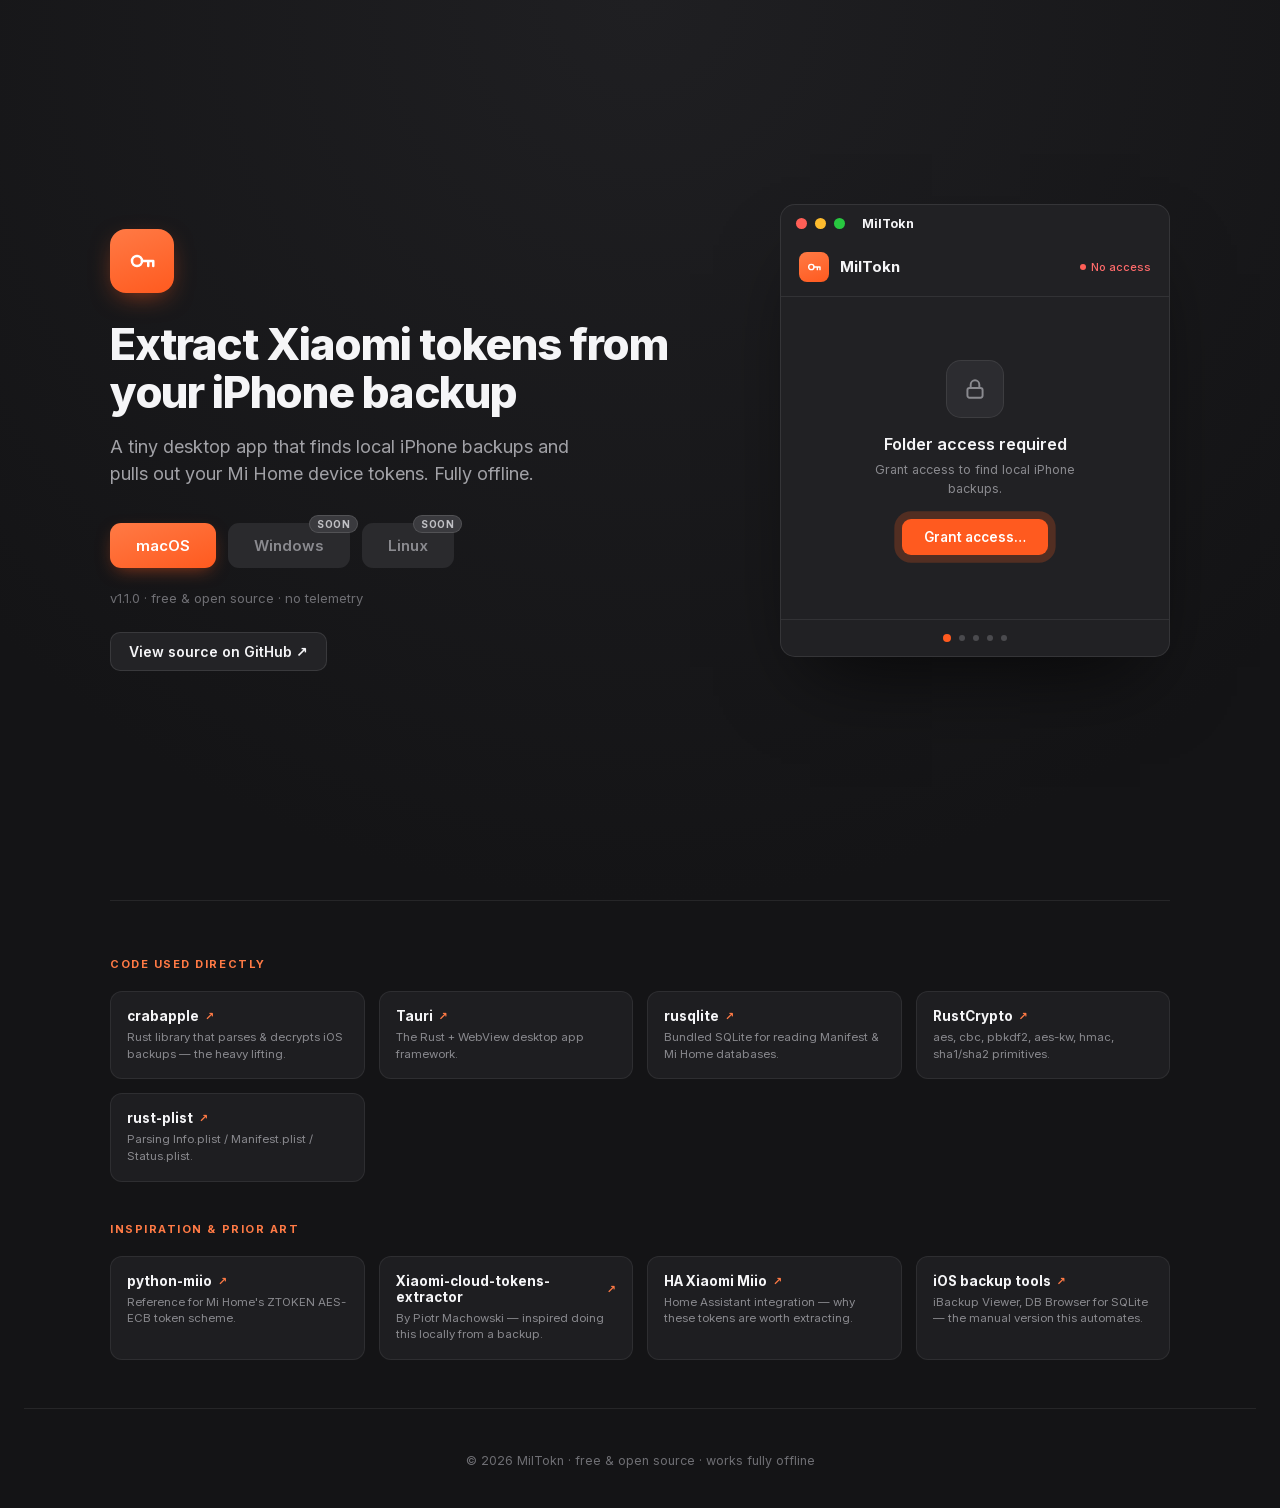
<file: website/index.html>
<!DOCTYPE html>
<html lang="en">
<head>
<meta charset="utf-8">
<meta name="viewport" content="width=device-width, initial-scale=1">
<title>MiITokn — Get Mi Home device tokens from an iPhone backup on your Mac</title>
<meta name="description" content="MiITokn is a free, open-source macOS app that extracts Mi Home device tokens from a local iPhone backup. Get your Mi token for Home Assistant, python-miio and other smart home tools — 100% offline, nothing leaves your Mac.">
<meta name="robots" content="index, follow">
<link rel="canonical" href="https://miitokn.com/">
<meta property="og:title" content="MiITokn — Mi Home device tokens from an iPhone backup">
<meta property="og:description" content="Free, open-source macOS app that extracts Mi Home device tokens from a local iPhone backup. Get your Mi token for Home Assistant and python-miio — fully offline.">
<meta property="og:type" content="website">
<meta property="og:url" content="https://miitokn.com/">
<meta property="og:site_name" content="MiITokn">
<meta name="twitter:card" content="summary">
<meta name="twitter:title" content="MiITokn — Mi Home device tokens from an iPhone backup">
<meta name="twitter:description" content="Free, open-source macOS app that extracts Mi Home device tokens from a local iPhone backup. Fully offline — nothing leaves your Mac.">
<link rel="icon" href="data:image/svg+xml,%3Csvg xmlns='http://www.w3.org/2000/svg' viewBox='0 0 100 100'%3E%3Ctext y='.9em' font-size='88'%3E%F0%9F%94%91%3C/text%3E%3C/svg%3E">
<link rel="stylesheet" href="css/style.css">
<script type="application/ld+json">{"@context":"https://schema.org","@type":"SoftwareApplication","name":"MiITokn","operatingSystem":"macOS","applicationCategory":"UtilitiesApplication","description":"Free, open-source macOS app that extracts Mi Home device tokens from a local iPhone backup. Get your Mi token for Home Assistant, python-miio and other smart home tools — fully offline.","url":"https://miitokn.com/","softwareVersion":"1.1.0","downloadUrl":"https://github.com/billo32/miitokn/releases","offers":{"@type":"Offer","price":"0","priceCurrency":"USD"}}</script>
</head>
<body>

<main class="page">
  <div class="hero">

    <section class="hero-left">
      <div class="logo-badge">
        <svg width="30" height="30" viewBox="0 0 24 24" fill="none" stroke="#fff" stroke-width="2" stroke-linecap="round" stroke-linejoin="round"><circle cx="8" cy="12" r="4"/><path d="M12 12h9M17 12v4M21 12v4"/></svg>
      </div>

      <h1 class="title">Extract Xiaomi tokens from your iPhone backup</h1>

      <p class="subtitle">A tiny desktop app that finds local iPhone backups and pulls out your Mi Home device tokens. Fully offline.</p>

      <div class="downloads">
        <a class="download primary" href="https://github.com/billo32/miitokn/releases">macOS</a>
        <a class="download disabled" href="https://github.com/billo32/miitokn/releases">Windows<span class="soon-badge">soon</span></a>
        <a class="download disabled" href="https://github.com/billo32/miitokn/releases">Linux<span class="soon-badge">soon</span></a>
      </div>

      <div class="meta">v1.1.0 · free &amp; open source · no telemetry</div>

      <a class="github-link" href="https://github.com/billo32/miitokn">View source on GitHub ↗</a>
    </section>

    <section class="hero-right">
      <div class="mock" aria-hidden="true">

        <div class="mock-titlebar">
          <span class="traffic-light red"></span>
          <span class="traffic-light yellow"></span>
          <span class="traffic-light green"></span>
          <span class="app-name">MiITokn</span>
        </div>

        <div class="mock-header">
          <div class="app-icon">
            <svg width="16" height="16" viewBox="0 0 24 24" fill="none" stroke="#fff" stroke-width="2.1" stroke-linecap="round" stroke-linejoin="round"><circle cx="8" cy="12" r="4"/><path d="M12 12h9M17 12v4M21 12v4"/></svg>
          </div>
          <span class="app-title">MiITokn</span>
          <span class="status" id="status"><span class="status-dot" id="status-dot"></span><span id="status-text">No access</span></span>
        </div>

        <div class="mock-body">

          <!-- Scene 0: access -->
          <div class="scene" id="scene-access">
            <div class="scene-center">
              <div class="access-icon">
                <svg width="26" height="26" viewBox="0 0 24 24" fill="none" stroke="#8a8a8f" stroke-width="1.8" stroke-linecap="round" stroke-linejoin="round"><rect x="5" y="11" width="14" height="9" rx="2"/><path d="M8 11V8a4 4 0 0 1 8 0v3"/></svg>
              </div>
              <div class="access-title">Folder access required</div>
              <div class="access-text">Grant access to find local iPhone backups.</div>
              <div class="grant-btn" id="grant-btn">Grant access…</div>
            </div>
          </div>

          <!-- Scene 1: backup list -->
          <div class="scene" id="scene-list" style="display:none">
            <div class="scene-label">Select an iPhone backup</div>
            <div class="backup-row">
              <div class="backup-icon">
                <svg width="16" height="16" viewBox="0 0 24 24" fill="none" stroke="#c0c0c4" stroke-width="1.8" stroke-linecap="round" stroke-linejoin="round"><rect x="7" y="3" width="10" height="18" rx="2.5"/><path d="M11 18h2"/></svg>
              </div>
              <div class="backup-info">
                <div class="backup-name">iPhone backup</div>
                <div class="backup-date">Last backup: Apr 12, 2026</div>
              </div>
              <div class="backup-check"></div>
            </div>
            <div class="backup-row">
              <div class="backup-icon">
                <svg width="16" height="16" viewBox="0 0 24 24" fill="none" stroke="#c0c0c4" stroke-width="1.8" stroke-linecap="round" stroke-linejoin="round"><rect x="7" y="3" width="10" height="18" rx="2.5"/><path d="M11 18h2"/></svg>
              </div>
              <div class="backup-info">
                <div class="backup-name">iPhone backup</div>
                <div class="backup-date">Last backup: Jul 12, 2026</div>
              </div>
              <div class="backup-check"></div>
            </div>
            <div class="backup-row">
              <div class="backup-icon">
                <svg width="16" height="16" viewBox="0 0 24 24" fill="none" stroke="#c0c0c4" stroke-width="1.8" stroke-linecap="round" stroke-linejoin="round"><rect x="7" y="3" width="10" height="18" rx="2.5"/><path d="M11 18h2"/></svg>
              </div>
              <div class="backup-info">
                <div class="backup-name">iPhone backup</div>
                <div class="backup-date">Last backup: Mar 3, 2026</div>
              </div>
              <div class="backup-check"></div>
            </div>
          </div>

          <!-- Scene 2: password -->
          <div class="scene" id="scene-password" style="display:none">
            <div class="pw-backup">
              <div class="backup-icon">
                <svg width="15" height="15" viewBox="0 0 24 24" fill="none" stroke="#c0c0c4" stroke-width="1.8" stroke-linecap="round" stroke-linejoin="round"><rect x="7" y="3" width="10" height="18" rx="2.5"/><path d="M11 18h2"/></svg>
              </div>
              <div class="backup-info">
                <div class="backup-name">iPhone backup</div>
                <div class="backup-date">Last backup: Jul 12, 2026</div>
              </div>
              <span class="change-link">Change</span>
            </div>
            <div class="encrypted-note">
              <svg width="14" height="14" viewBox="0 0 24 24" fill="none" stroke="#e0b64a" stroke-width="2" stroke-linecap="round" stroke-linejoin="round"><rect x="5" y="11" width="14" height="9" rx="2"/><path d="M8 11V8a4 4 0 0 1 8 0v3"/></svg>
              <span>This backup is encrypted — enter your backup password.</span>
            </div>
            <div class="pw-label">Backup password</div>
            <div class="pw-wrap">
              <div class="pw-field" id="pw-field"></div>
              <svg class="eye-icon" width="16" height="16" viewBox="0 0 24 24" fill="none" stroke="#8a8a8f" stroke-width="1.8" stroke-linecap="round" stroke-linejoin="round"><path d="M2 12s3.5-7 10-7 10 7 10 7-3.5 7-10 7-10-7-10-7Z"/><circle cx="12" cy="12" r="3"/></svg>
            </div>
            <div class="extract-btn">Start extraction</div>
          </div>

          <!-- Scene 3: progress -->
          <div class="scene" id="scene-progress" style="display:none">
            <div class="scene-center">
              <div class="progress-ring-wrap">
                <svg width="116" height="116" viewBox="0 0 116 116">
                  <circle cx="58" cy="58" r="50" fill="none" stroke="#2f2f33" stroke-width="8"/>
                  <circle id="ring-arc" cx="58" cy="58" r="50" fill="none" stroke="#ff5a1f" stroke-width="8" stroke-linecap="round" stroke-dasharray="314.2" stroke-dashoffset="314.2"/>
                </svg>
                <div class="progress-percent" id="percent">0%</div>
              </div>
              <div class="progress-step" id="step-label">Copying backup…</div>
            </div>
          </div>

          <!-- Scene 4: done -->
          <div class="scene" id="scene-done" style="display:none">
            <div class="done-header">
              <div class="done-check">
                <svg width="14" height="14" viewBox="0 0 24 24" fill="none" stroke="#3ddc84" stroke-width="2.6" stroke-linecap="round" stroke-linejoin="round"><path d="M20 6 9 17l-5-5"/></svg>
              </div>
              <div class="done-info">
                <div class="done-title">Found 42 tokens</div>
                <div class="done-sub">From backup on Jul 12, 2026</div>
              </div>
              <svg width="15" height="15" viewBox="0 0 24 24" fill="none" stroke="#8a8a8f" stroke-width="2" stroke-linecap="round" stroke-linejoin="round"><circle cx="11" cy="11" r="7"/><path d="m21 21-4.3-4.3"/></svg>
            </div>

            <div class="token-card">
              <div class="token-head">
                <svg width="17" height="17" viewBox="0 0 24 24" fill="none" stroke="#c0c0c4" stroke-width="1.7" stroke-linecap="round" stroke-linejoin="round"><rect x="4" y="4" width="16" height="16" rx="4"/><circle cx="12" cy="12" r="2.5" fill="#c0c0c4" stroke="none"/></svg>
                <span class="token-name">Xiaomi Smart Tower Fan 2</span>
                <span class="token-ip">192.168.0.188</span>
              </div>
              <div class="token-row">
                <code>995d4be545ea525b3b9af085823b28b3</code>
                <span class="copy-label" id="copy1">Copy</span>
              </div>
            </div>

            <div class="token-card">
              <div class="token-head">
                <svg width="17" height="17" viewBox="0 0 24 24" fill="none" stroke="#c0c0c4" stroke-width="1.7" stroke-linecap="round" stroke-linejoin="round"><rect x="4" y="4" width="16" height="16" rx="4"/><circle cx="12" cy="12" r="2.5" fill="#c0c0c4" stroke="none"/></svg>
                <span class="token-name">Xiaomi Body Composition Scale S400</span>
                <span class="token-via">via hub</span>
              </div>
              <div class="token-row">
                <code>13c45cf430393359c1983151aa77bd20</code>
                <span class="copy-label">Copy</span>
              </div>
            </div>
          </div>

        </div>

        <div class="mock-dots">
          <span></span><span></span><span></span><span></span><span></span>
        </div>

      </div>
    </section>

  </div>

  <section class="credits">
    <div class="credits-label">Code used directly</div>
    <div class="credits-grid">
      <a class="credit-card" href="https://github.com/ReagentX/crabapple">
        <span class="credit-name">crabapple <span class="credit-arrow">↗</span></span>
        <span class="credit-desc">Rust library that parses &amp; decrypts iOS backups — the heavy lifting.</span>
      </a>
      <a class="credit-card" href="https://github.com/tauri-apps/tauri">
        <span class="credit-name">Tauri <span class="credit-arrow">↗</span></span>
        <span class="credit-desc">The Rust + WebView desktop app framework.</span>
      </a>
      <a class="credit-card" href="https://github.com/rusqlite/rusqlite">
        <span class="credit-name">rusqlite <span class="credit-arrow">↗</span></span>
        <span class="credit-desc">Bundled SQLite for reading Manifest &amp; Mi Home databases.</span>
      </a>
      <a class="credit-card" href="https://github.com/RustCrypto">
        <span class="credit-name">RustCrypto <span class="credit-arrow">↗</span></span>
        <span class="credit-desc">aes, cbc, pbkdf2, aes-kw, hmac, sha1/sha2 primitives.</span>
      </a>
      <a class="credit-card" href="https://github.com/ebarnard/rust-plist">
        <span class="credit-name">rust-plist <span class="credit-arrow">↗</span></span>
        <span class="credit-desc">Parsing Info.plist / Manifest.plist / Status.plist.</span>
      </a>
    </div>

    <div class="credits-label">Inspiration &amp; prior art</div>
    <div class="credits-grid">
      <a class="credit-card" href="https://github.com/rytilahti/python-miio">
        <span class="credit-name">python-miio <span class="credit-arrow">↗</span></span>
        <span class="credit-desc">Reference for Mi Home's ZTOKEN AES-ECB token scheme.</span>
      </a>
      <a class="credit-card" href="https://github.com/PiotrMachowski/Xiaomi-cloud-tokens-extractor">
        <span class="credit-name">Xiaomi-cloud-tokens-extractor <span class="credit-arrow">↗</span></span>
        <span class="credit-desc">By Piotr Machowski — inspired doing this locally from a backup.</span>
      </a>
      <a class="credit-card" href="https://www.home-assistant.io/integrations/xiaomi_miio/">
        <span class="credit-name">HA Xiaomi Miio <span class="credit-arrow">↗</span></span>
        <span class="credit-desc">Home Assistant integration — why these tokens are worth extracting.</span>
      </a>
      <a class="credit-card" href="https://sqlitebrowser.org/">
        <span class="credit-name">iOS backup tools <span class="credit-arrow">↗</span></span>
        <span class="credit-desc">iBackup Viewer, DB Browser for SQLite — the manual version this automates.</span>
      </a>
    </div>
  </section>

  <footer class="copyright">
    © 2026 MiITokn · free &amp; open source · works fully offline
  </footer>
</main>

<script src="js/main.js"></script>
<script defer src="https://cloud.umami.is/script.js" data-website-id="8390d5f4-e47c-4008-9d41-e45a134c700d"></script>
</body>
</html>
</file>
<file: website/css/style.css>
/* Inter is a variable font: one file per script subset covers weights 400–800 */
@font-face {
  font-family: 'Inter';
  font-style: normal;
  font-weight: 400 800;
  font-display: swap;
  src: url("../fonts/inter-cyrillic-ext.woff2") format('woff2');
  unicode-range: U+0460-052F, U+1C80-1C8A, U+20B4, U+2DE0-2DFF, U+A640-A69F, U+FE2E-FE2F;
}
@font-face {
  font-family: 'Inter';
  font-style: normal;
  font-weight: 400 800;
  font-display: swap;
  src: url("../fonts/inter-cyrillic.woff2") format('woff2');
  unicode-range: U+0301, U+0400-045F, U+0490-0491, U+04B0-04B1, U+2116;
}
@font-face {
  font-family: 'Inter';
  font-style: normal;
  font-weight: 400 800;
  font-display: swap;
  src: url("../fonts/inter-greek-ext.woff2") format('woff2');
  unicode-range: U+1F00-1FFF;
}
@font-face {
  font-family: 'Inter';
  font-style: normal;
  font-weight: 400 800;
  font-display: swap;
  src: url("../fonts/inter-greek.woff2") format('woff2');
  unicode-range: U+0370-0377, U+037A-037F, U+0384-038A, U+038C, U+038E-03A1, U+03A3-03FF;
}
@font-face {
  font-family: 'Inter';
  font-style: normal;
  font-weight: 400 800;
  font-display: swap;
  src: url("../fonts/inter-vietnamese.woff2") format('woff2');
  unicode-range: U+0102-0103, U+0110-0111, U+0128-0129, U+0168-0169, U+01A0-01A1, U+01AF-01B0, U+0300-0301, U+0303-0304, U+0308-0309, U+0323, U+0329, U+1EA0-1EF9, U+20AB;
}
@font-face {
  font-family: 'Inter';
  font-style: normal;
  font-weight: 400 800;
  font-display: swap;
  src: url("../fonts/inter-latin-ext.woff2") format('woff2');
  unicode-range: U+0100-02BA, U+02BD-02C5, U+02C7-02CC, U+02CE-02D7, U+02DD-02FF, U+0304, U+0308, U+0329, U+1D00-1DBF, U+1E00-1E9F, U+1EF2-1EFF, U+2020, U+20A0-20AB, U+20AD-20C0, U+2113, U+2C60-2C7F, U+A720-A7FF;
}
@font-face {
  font-family: 'Inter';
  font-style: normal;
  font-weight: 400 800;
  font-display: swap;
  src: url("../fonts/inter-latin.woff2") format('woff2');
  unicode-range: U+0000-00FF, U+0131, U+0152-0153, U+02BB-02BC, U+02C6, U+02DA, U+02DC, U+0304, U+0308, U+0329, U+2000-206F, U+20AC, U+2122, U+2191, U+2193, U+2212, U+2215, U+FEFF, U+FFFD;
}

:root {
  --bg: #161618;
  --bg-card: #212124;
  --bg-inset: #2a2a2d;
  --bg-input: #1a1a1c;
  --ink: #f5f5f7;
  --ink-2: #a1a1a6;
  --ink-3: #8a8a8f;
  --ink-4: #6e6e73;
  --accent: #ff5a1f;
  --accent-soft: #ff7a45;
  --ok: #3ddc84;
  --warn: #e0b64a;
  --line: rgba(255, 255, 255, 0.08);
  --mono: 'SF Mono', ui-monospace, monospace;
}

* { box-sizing: border-box; }

html { background: var(--bg); }

body {
  margin: 0;
  background: var(--bg);
  font-family: -apple-system, 'SF Pro Text', BlinkMacSystemFont, 'Inter', system-ui, sans-serif;
  color: var(--ink);
  -webkit-font-smoothing: antialiased;
}

a { color: var(--accent-soft); text-decoration: none; }
a:hover { color: #ff926b; }

.page {
  min-height: 100vh;
  display: flex;
  flex-direction: column;
  align-items: center;
  justify-content: flex-start;
  padding: 0 24px;
  background-image: radial-gradient(circle at 50% 0%, #1f1f22 0%, #141416 55%);
}

.hero {
  display: flex;
  gap: 60px;
  align-items: center;
  justify-content: center;
  max-width: 1060px;
  width: 100%;
  min-height: 100vh;
  padding: 64px 0;
  flex-wrap: wrap;
}

.hero-left {
  flex: 1;
  min-width: 340px;
  display: flex;
  flex-direction: column;
  align-items: flex-start;
}

.logo-badge {
  width: 64px;
  height: 64px;
  border-radius: 16px;
  background: linear-gradient(160deg, #ff7a45, #ff5a1f);
  display: flex;
  align-items: center;
  justify-content: center;
  margin-bottom: 28px;
  box-shadow: 0 8px 26px -8px rgba(255, 90, 31, 0.6);
}

.title {
  font-size: 44px;
  font-weight: 800;
  letter-spacing: -0.03em;
  margin: 0 0 16px;
  max-width: 560px;
  line-height: 1.08;
}

.subtitle {
  font-size: 18px;
  line-height: 1.5;
  color: var(--ink-2);
  margin: 0 0 36px;
  max-width: 460px;
}

.downloads {
  display: flex;
  gap: 12px;
  flex-wrap: wrap;
  margin-bottom: 22px;
}

.download {
  position: relative;
  display: inline-flex;
  align-items: center;
  justify-content: center;
  padding: 13px 26px;
  border-radius: 11px;
  font-size: 15px;
  font-weight: 600;
}

.download:hover { filter: brightness(1.08); }

.download.primary {
  background: linear-gradient(160deg, #ff7a45, #ff5a1f);
  color: #fff;
  box-shadow: 0 6px 18px -6px rgba(255, 90, 31, 0.55);
}
.download.primary:hover { color: #fff; }

.download.disabled {
  background: var(--bg-inset);
  color: var(--ink-3);
}
.download.disabled:hover { color: var(--ink-3); }

.soon-badge {
  position: absolute;
  top: -8px;
  right: -8px;
  padding: 2px 7px;
  border-radius: 100px;
  background: #3a3a3e;
  color: #c0c0c4;
  font-size: 10px;
  font-weight: 700;
  letter-spacing: 0.04em;
  text-transform: uppercase;
  border: 1px solid rgba(255, 255, 255, 0.12);
}

.meta {
  font-size: 13px;
  color: var(--ink-4);
  margin-bottom: 26px;
}

.github-link {
  display: inline-flex;
  align-items: center;
  gap: 7px;
  padding: 10px 18px;
  border-radius: 10px;
  background: #232326;
  color: var(--ink);
  font-size: 14px;
  font-weight: 600;
  border: 1px solid rgba(255, 255, 255, 0.1);
}
.github-link:hover { background: #2c2c30; color: var(--ink); }

/* ---- Animated app mock ---- */

.hero-right { flex: none; }

.mock {
  width: 390px;
  background: var(--bg-card);
  border-radius: 15px;
  box-shadow: 0 40px 80px -30px rgba(0, 0, 0, 0.7);
  border: 1px solid rgba(255, 255, 255, 0.09);
  overflow: hidden;
  margin-bottom: 40px;
  text-align: left;
}

.mock-titlebar {
  padding: 11px 15px;
  display: flex;
  align-items: center;
  gap: 8px;
}
.traffic-light { width: 11px; height: 11px; border-radius: 50%; }
.traffic-light.red { background: #ff5f57; }
.traffic-light.yellow { background: #febc2e; }
.traffic-light.green { background: #28c840; }
.mock-titlebar .app-name { margin-left: 9px; font-size: 12.5px; font-weight: 700; }

.mock-header {
  padding: 10px 18px 14px;
  border-bottom: 1px solid var(--line);
  display: flex;
  align-items: center;
  gap: 11px;
}
.mock-header .app-icon {
  width: 30px;
  height: 30px;
  border-radius: 8px;
  background: linear-gradient(160deg, #ff7a45, #ff5a1f);
  display: flex;
  align-items: center;
  justify-content: center;
}
.mock-header .app-title { font-size: 15px; font-weight: 700; }

.status {
  margin-left: auto;
  display: inline-flex;
  align-items: center;
  gap: 5px;
  font-size: 11px;
  font-weight: 500;
}
.status-dot { width: 6px; height: 6px; border-radius: 50%; }

.mock-body { height: 322px; position: relative; }

.scene {
  position: absolute;
  inset: 0;
  padding: 22px 18px;
  transition: opacity 0.35s ease;
}

/* Scene 0: access */
.scene-center {
  height: 100%;
  display: flex;
  flex-direction: column;
  align-items: center;
  justify-content: center;
  text-align: center;
}
.access-icon {
  width: 58px;
  height: 58px;
  border-radius: 15px;
  background: #2c2c30;
  border: 1px solid var(--line);
  display: flex;
  align-items: center;
  justify-content: center;
  margin-bottom: 16px;
}
.access-title { font-size: 16px; font-weight: 600; margin-bottom: 7px; }
.access-text {
  font-size: 12.5px;
  color: var(--ink-3);
  margin-bottom: 20px;
  max-width: 250px;
  line-height: 1.5;
}
.grant-btn {
  padding: 10px 22px;
  border-radius: 9px;
  background: var(--accent);
  color: #fff;
  font-size: 13.5px;
  font-weight: 600;
  transition: box-shadow 0.2s;
}

/* Scene 1: backup list */
.scene-label {
  font-size: 11px;
  font-weight: 600;
  letter-spacing: 0.03em;
  text-transform: uppercase;
  color: var(--ink-4);
  margin-bottom: 11px;
}
.backup-row {
  display: flex;
  align-items: center;
  gap: 11px;
  padding: 12px;
  border-radius: 9px;
  border: 1px solid rgba(255, 255, 255, 0.1);
  background: var(--bg-inset);
  margin-bottom: 9px;
}
.backup-row .backup-icon {
  width: 34px;
  height: 34px;
  border-radius: 8px;
  background: #2c2c30;
  display: flex;
  align-items: center;
  justify-content: center;
  flex: none;
}
.backup-row .backup-name { font-size: 13.5px; font-weight: 600; }
.backup-row .backup-date { font-size: 12px; color: var(--ink-3); }
.backup-row .backup-info { flex: 1; }
.backup-check {
  width: 19px;
  height: 19px;
  border-radius: 50%;
  border: 1.5px solid #57575c;
  background: transparent;
  flex: none;
  display: flex;
  align-items: center;
  justify-content: center;
  color: #fff;
  font-size: 10px;
}
.backup-row.selected {
  border-color: var(--accent);
  background: rgba(255, 90, 31, 0.1);
}
.backup-row.selected .backup-check {
  border-color: var(--accent);
  background: var(--accent);
}

/* Scene 2: password */
.pw-backup {
  display: flex;
  align-items: center;
  gap: 11px;
  padding: 11px 12px;
  border-radius: 9px;
  background: var(--bg-inset);
  margin-bottom: 16px;
}
.pw-backup .backup-icon {
  width: 32px;
  height: 32px;
  border-radius: 8px;
  background: #3a3a3e;
  display: flex;
  align-items: center;
  justify-content: center;
  flex: none;
}
.pw-backup .backup-info { flex: 1; }
.pw-backup .backup-name { font-size: 13px; font-weight: 600; }
.pw-backup .backup-date { font-size: 11.5px; color: var(--ink-3); }
.pw-backup .change-link { font-size: 12px; color: var(--accent-soft); font-weight: 500; }

.encrypted-note {
  display: flex;
  align-items: center;
  gap: 8px;
  padding: 9px 11px;
  border-radius: 9px;
  background: rgba(254, 188, 46, 0.1);
  border: 1px solid rgba(254, 188, 46, 0.28);
  margin-bottom: 16px;
}
.encrypted-note svg { flex: none; }
.encrypted-note span { font-size: 11.5px; color: var(--warn); line-height: 1.4; }

.pw-label { font-size: 11.5px; font-weight: 600; color: var(--ink-2); margin-bottom: 6px; }
.pw-wrap { position: relative; margin-bottom: 16px; }
.pw-field {
  width: 100%;
  padding: 10px 40px 10px 12px;
  font-size: 13px;
  border: 1px solid rgba(255, 255, 255, 0.12);
  border-radius: 9px;
  background: var(--bg-input);
  min-height: 38px;
  letter-spacing: 2px;
}
.pw-wrap .eye-icon {
  position: absolute;
  right: 11px;
  top: 50%;
  transform: translateY(-50%);
}
.extract-btn {
  padding: 11px;
  border-radius: 9px;
  background: var(--accent);
  color: #fff;
  font-size: 13.5px;
  font-weight: 600;
  text-align: center;
}

/* Scene 3: progress */
.progress-ring-wrap { position: relative; width: 116px; height: 116px; margin-bottom: 18px; }
.progress-ring-wrap svg { transform: rotate(-90deg); }
.progress-percent {
  position: absolute;
  inset: 0;
  display: flex;
  align-items: center;
  justify-content: center;
  font-size: 25px;
  font-weight: 700;
  letter-spacing: -0.02em;
}
.progress-step { font-size: 13.5px; font-weight: 600; }

/* Scene 4: done */
.done-header { display: flex; align-items: center; gap: 9px; margin-bottom: 14px; }
.done-check {
  width: 28px;
  height: 28px;
  border-radius: 50%;
  background: rgba(40, 199, 111, 0.15);
  display: flex;
  align-items: center;
  justify-content: center;
  flex: none;
}
.done-header .done-info { flex: 1; }
.done-header .done-title { font-size: 13.5px; font-weight: 700; }
.done-header .done-sub { font-size: 11px; color: var(--ink-3); }

.token-card {
  border: 1px solid var(--line);
  border-radius: 10px;
  padding: 12px;
  background: var(--bg-inset);
}
.token-card + .token-card { margin-top: 10px; }
.token-head { display: flex; align-items: center; gap: 9px; margin-bottom: 9px; }
.token-name {
  font-size: 12.5px;
  font-weight: 600;
  flex: 1;
  overflow: hidden;
  text-overflow: ellipsis;
  white-space: nowrap;
}
.token-ip { font-size: 10.5px; color: var(--ink-3); font-family: var(--mono); }
.token-via { font-size: 10.5px; color: var(--ink-3); font-style: italic; }
.token-row { display: flex; align-items: center; gap: 10px; }
.token-row code {
  flex: 1;
  font-family: var(--mono);
  font-size: 11px;
  color: #d0d0d4;
  background: var(--bg-input);
  border: 1px solid var(--line);
  border-radius: 7px;
  padding: 7px 10px;
  overflow: hidden;
  text-overflow: ellipsis;
  white-space: nowrap;
}
.copy-label { flex: none; font-size: 12px; font-weight: 600; color: var(--accent-soft); }

.mock-dots {
  padding: 14px;
  border-top: 1px solid var(--line);
  display: flex;
  align-items: center;
  justify-content: center;
  gap: 8px;
}
.mock-dots span {
  width: 6px;
  height: 6px;
  border-radius: 50%;
  background: #4a4a4e;
  transition: all 0.3s;
}

/* ---- Credits ---- */

.credits {
  width: 100%;
  max-width: 1060px;
  padding: 56px 0 0;
  border-top: 1px solid var(--line);
  text-align: left;
}

.credits-label {
  font-size: 11px;
  font-weight: 700;
  letter-spacing: 0.14em;
  text-transform: uppercase;
  color: var(--accent-soft);
  margin-bottom: 20px;
}

.credits-grid {
  display: grid;
  grid-template-columns: repeat(auto-fit, minmax(220px, 1fr));
  gap: 14px;
  margin-bottom: 40px;
}
.credits-grid:last-child { margin-bottom: 0; }

.credit-card {
  display: flex;
  flex-direction: column;
  gap: 5px;
  padding: 16px;
  border-radius: 12px;
  background: #1e1e21;
  border: 1px solid rgba(255, 255, 255, 0.07);
}
.credit-card:hover {
  border-color: rgba(255, 122, 69, 0.5);
  background: #232326;
}

.credit-name {
  display: flex;
  align-items: center;
  gap: 6px;
  font-size: 13.5px;
  font-weight: 700;
  color: var(--ink);
}
.credit-arrow { color: var(--accent-soft); font-size: 11px; }
.credit-desc { font-size: 11.5px; line-height: 1.45; color: var(--ink-3); }

/* ---- Copyright ---- */

.copyright {
  width: 100%;
  padding: 44px 0 40px;
  margin-top: 48px;
  border-top: 1px solid var(--line);
  text-align: center;
  font-size: 12.5px;
  color: var(--ink-4);
}
</file>
